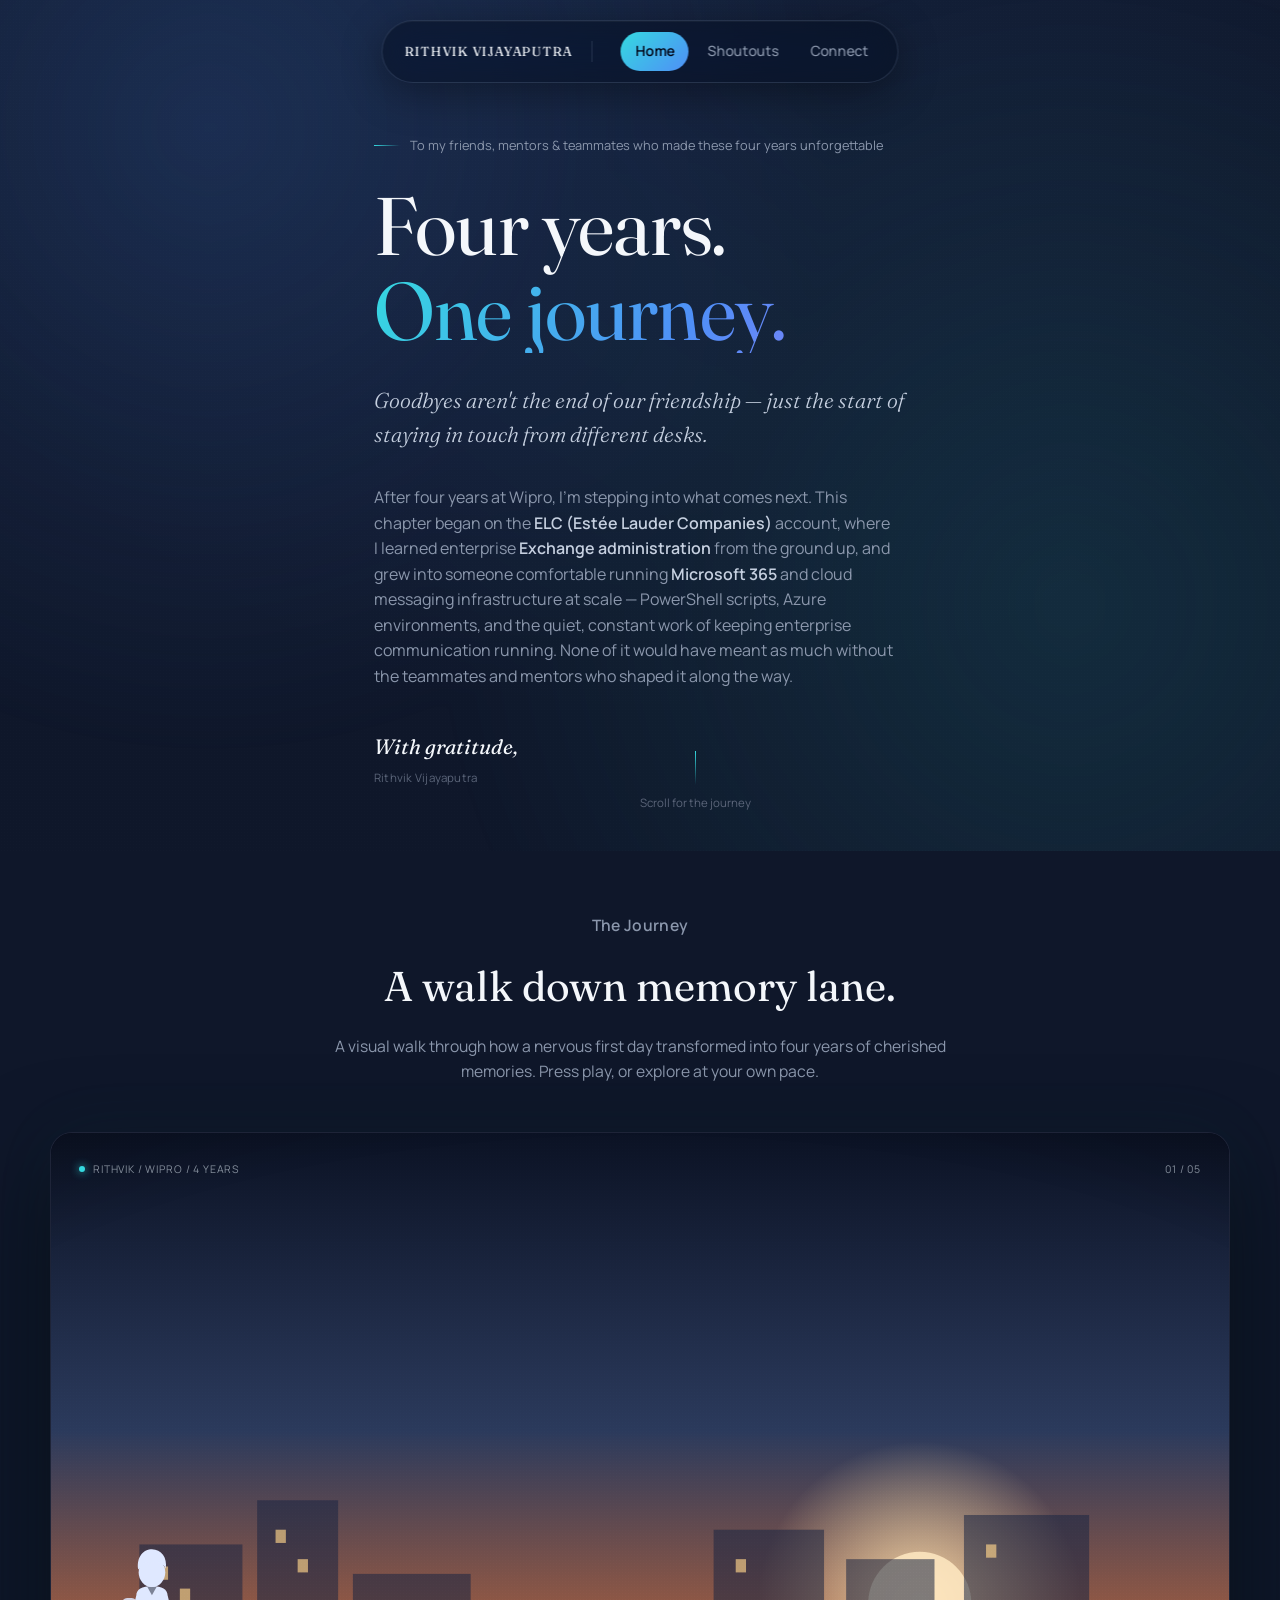
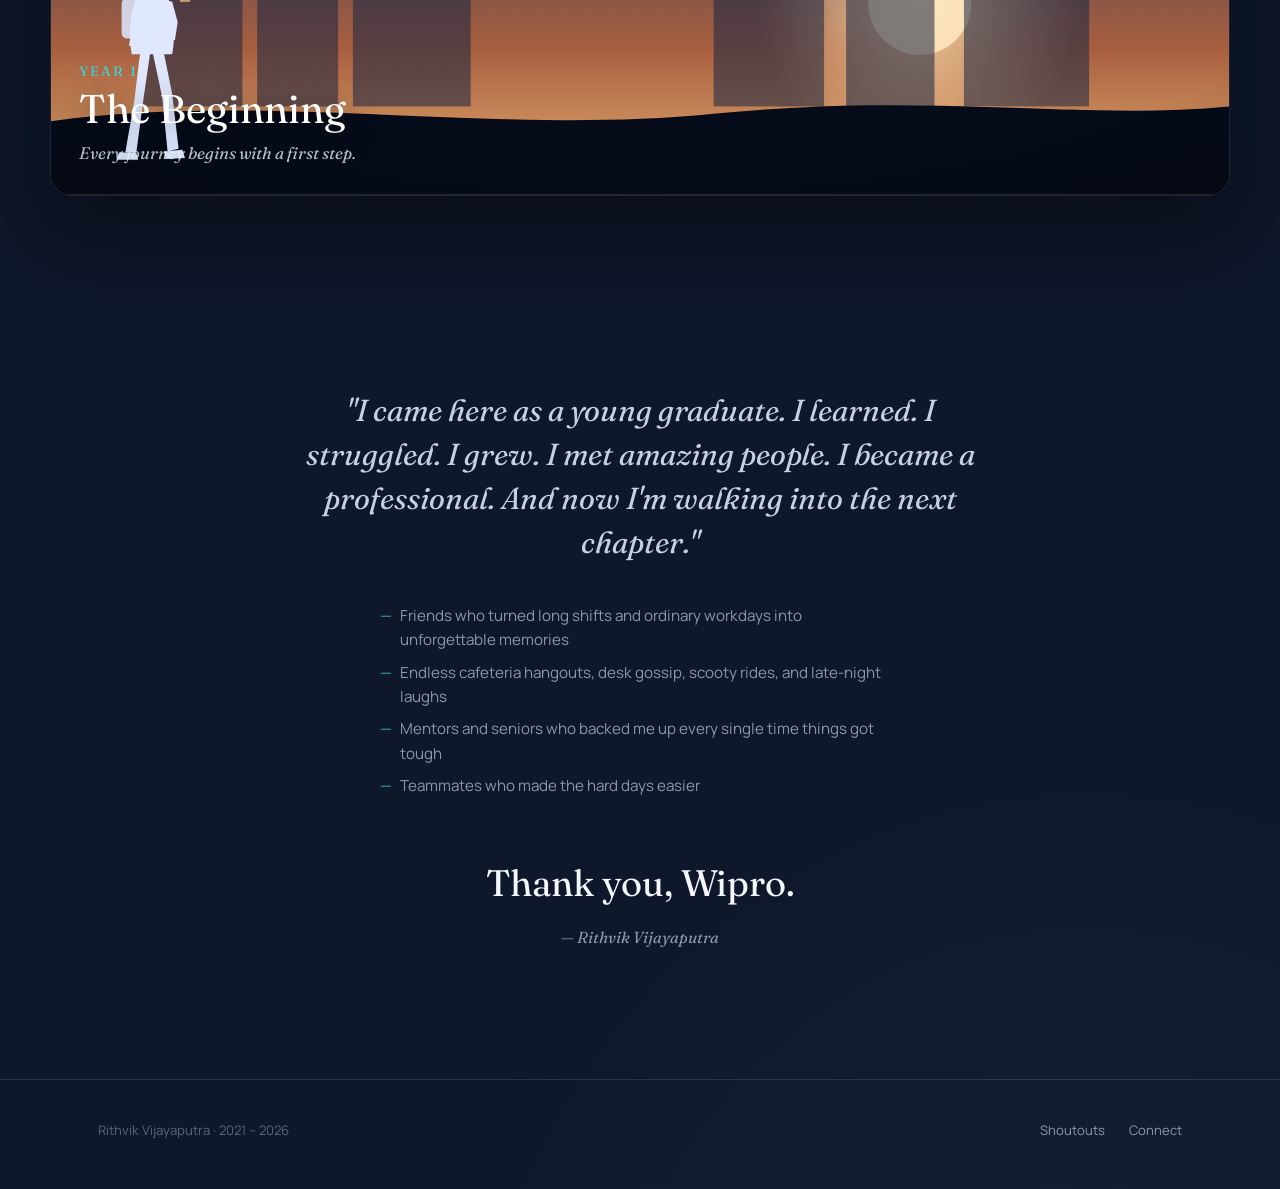
<file: index.html>
<!DOCTYPE html>
<html lang="en">
<head>
<meta charset="UTF-8">
<meta name="viewport" content="width=device-width, initial-scale=1.0">
<title>Four Years, One Journey — Rithvik Vijayaputra</title>
<meta name="description" content="A farewell celebrating four years at Wipro — honoring the teammates, mentors, and friends who made this journey unforgettable.">
<meta property="og:title" content="Four Years, One Journey — Rithvik Vijayaputra">
<meta property="og:description" content="A farewell celebrating four years at Wipro — honoring the teammates, mentors, and friends who made this journey unforgettable.">
<meta property="og:type" content="website">
<link rel="stylesheet" href="assets/styles.css">
</head>
<body>
<a href="#main" class="skip-link">Skip to content</a>

<!-- Reusable character symbols, referenced by <use> across every scene -->
<svg width="0" height="0" style="position:absolute" aria-hidden="true">
  <defs>
    <symbol id="figure-year1" viewBox="0 0 240 480">
      <rect x="56" y="116" width="34" height="88" rx="12" fill="currentColor" opacity="0.85"/>
      <path d="M96,236 L118,236 L104,332 L84,336 Z M84,336 L104,332 L88,452 L64,452 Z" fill="currentColor"/>
      <path d="M50,452 L88,452 L92,468 L46,468 Z" fill="currentColor"/>
      <path d="M92,122 L108,120 L94,180 L78,182 Z M78,182 L94,180 L86,222 L72,220 Z" fill="currentColor"/>
      <path d="M88,110 C88,98 100,90 122,90 C144,90 156,98 156,110 L166,150 C170,175 172,205 166,238 L78,238 C72,205 74,175 78,150 Z" fill="currentColor"/>
      <path d="M112,92 L122,110 L132,92 Z" fill="var(--bg-deep)" opacity="0.45"/>
      <path d="M124,236 L148,236 L166,324 L144,330 Z M144,330 L166,324 L180,444 L156,450 Z" fill="currentColor"/>
      <path d="M148,450 L188,446 L194,464 L152,466 Z" fill="currentColor"/>
      <path d="M150,120 L166,124 L178,168 L162,172 Z M162,172 L178,168 L172,208 L158,206 Z" fill="currentColor"/>
      <ellipse cx="122" cy="60" rx="29" ry="32" fill="currentColor"/>
      <path d="M92,54 C88,26 104,10 122,10 C142,10 156,28 152,52 C148,40 140,46 138,36 C132,46 122,32 116,42 C110,32 100,42 96,50 Z" fill="currentColor"/>
    </symbol>

    <symbol id="figure-standard" viewBox="0 0 240 480">
      <path d="M96,236 L118,236 L104,332 L84,336 Z M84,336 L104,332 L88,452 L64,452 Z" fill="currentColor"/>
      <path d="M50,452 L88,452 L92,468 L46,468 Z" fill="currentColor"/>
      <path d="M92,120 L110,118 L92,178 L76,180 Z M76,180 L92,178 L84,222 L70,220 Z" fill="currentColor"/>
      <path d="M88,108 C88,96 100,88 122,88 C144,88 156,96 156,108 L166,150 C170,175 172,205 166,238 L78,238 C72,205 74,175 78,150 Z" fill="currentColor"/>
      <path d="M112,90 L122,108 L132,90 Z" fill="var(--bg-deep)" opacity="0.45"/>
      <path d="M124,236 L148,236 L168,326 L146,332 Z M146,332 L168,326 L184,446 L158,452 Z" fill="currentColor"/>
      <path d="M150,452 L192,448 L198,466 L154,468 Z" fill="currentColor"/>
      <path d="M150,118 L168,122 L182,172 L164,176 Z M164,176 L182,172 L176,214 L160,212 Z" fill="currentColor"/>
      <ellipse cx="122" cy="58" rx="29" ry="32" fill="currentColor"/>
      <path d="M92,52 C88,24 104,8 122,8 C142,8 156,26 152,50 C148,38 140,44 138,34 C132,44 122,30 116,40 C110,30 100,40 96,48 Z" fill="currentColor"/>
    </symbol>

    <symbol id="figure-year5" viewBox="0 0 240 480">
      <path d="M96,236 L118,236 L106,330 L86,334 Z M86,334 L106,330 L92,450 L68,450 Z" fill="currentColor"/>
      <path d="M54,450 L92,450 L96,466 L50,466 Z" fill="currentColor"/>
      <path d="M92,118 L110,116 L100,164 L84,166 Z M84,166 L100,164 L96,204 L80,202 Z" fill="currentColor"/>
      <rect x="150" y="192" width="36" height="26" rx="3" fill="var(--bg-deep)" stroke="currentColor" stroke-width="2.5"/>
      <path d="M90,106 C90,94 102,86 123,86 C145,86 157,94 157,106 L167,148 C171,173 173,203 167,236 L80,236 C74,203 76,173 80,148 Z" fill="currentColor"/>
      <path d="M113,88 L123,106 L133,88 Z" fill="var(--bg-deep)" opacity="0.45"/>
      <path d="M126,234 L150,234 L166,318 L144,324 Z M144,324 L166,318 L178,440 L154,446 Z" fill="currentColor"/>
      <path d="M148,446 L188,442 L194,460 L152,462 Z" fill="currentColor"/>
      <path d="M152,116 L170,120 L180,164 L163,168 Z M163,168 L180,164 L168,206 L152,204 Z" fill="currentColor"/>
      <ellipse cx="123" cy="56" rx="29" ry="32" fill="currentColor"/>
      <path d="M93,50 C89,22 105,6 123,6 C143,6 157,24 153,48 C149,36 141,42 139,32 C133,42 123,28 117,38 C111,28 101,38 97,46 Z" fill="currentColor"/>
    </symbol>

    <symbol id="figure-mini" viewBox="0 0 120 220">
      <path d="M22,66 C22,50 36,40 60,40 C84,40 98,50 98,66 L104,120 C106,150 104,180 98,214 L22,214 C16,180 14,150 16,120 Z" fill="currentColor"/>
      <ellipse cx="60" cy="26" rx="20" ry="22" fill="currentColor"/>
    </symbol>
  </defs>
</svg>

<nav class="site-nav" aria-label="Primary">
  <span class="site-nav__name">RITHVIK VIJAYAPUTRA</span>
  <ul class="site-nav__links">
    <li><a href="index.html" aria-current="page">Home</a></li>
    <li><a href="shoutouts.html">Shoutouts</a></li>
    <li><a href="connect.html">Connect</a></li>
  </ul>
</nav>

<main id="main">

  <!-- ============================== HERO ============================== -->
  <section class="hero">
    <div class="hero__glow" aria-hidden="true"></div>
    <div class="hero__grain" aria-hidden="true"></div>
    <div class="wrap">
      <div class="hero__content">
        <p class="hero__eyebrow">To my friends, mentors &amp; teammates who made these four years unforgettable</p>
        <h1 class="hero__headline">
          <span>Four years.</span>
          <span>One journey.</span>
        </h1>
        <p class="hero__subline">Goodbyes aren't the end of our friendship — just the start of staying in touch from different desks.</p>
        <p class="hero__body">
          After four years at Wipro, I'm stepping into what comes next. This chapter began on the
          <strong>ELC (Estée Lauder Companies)</strong> account, where I learned enterprise
          <strong>Exchange administration</strong> from the ground up, and grew into someone comfortable
          running <strong>Microsoft&nbsp;365</strong> and cloud messaging infrastructure at scale — PowerShell
          scripts, Azure environments, and the quiet, constant work of keeping enterprise communication running.
          None of it would have meant as much without the teammates and mentors who shaped it along the way.
        </p>
        <p class="hero__signature">
          With gratitude,
          <small>Rithvik Vijayaputra</small>
        </p>
      </div>
    </div>
    <div class="hero__scroll-cue" aria-hidden="true">
      <span></span>
      Scroll for the journey
    </div>
  </section>

  <!-- =========================== CINEMATIC STAGE =========================== -->
  <section class="cinema" aria-labelledby="cinema-heading">
    <div class="wrap">
      <div class="cinema__intro">
        <p class="section-label">The Journey</p>
        <h2 id="cinema-heading">A walk down memory lane.</h2>
        <p>A visual walk through how a nervous first day transformed into four years of cherished memories. Press play, or explore at your own pace.</p>
      </div>
    </div>

    <div class="stage" data-cinematic-stage role="region" aria-roledescription="carousel" aria-label="Cinematic journey through four years at Wipro">

      <!-- ---------- SHOT 01 — THE BEGINNING ---------- -->
      <article class="stage__scene scene-1 is-active" aria-roledescription="slide" aria-label="Year 1 of 4: The Beginning" data-year="Year 1" data-title="The Beginning" data-caption="Every journey begins with a first step.">
        <div class="scene-art">
          <svg viewBox="0 0 1600 900" preserveAspectRatio="xMidYMax slice" aria-hidden="true">
            <defs>
              <linearGradient id="sky-1" x1="0" y1="0" x2="0" y2="1">
                <stop offset="0%" stop-color="#0b1224"/>
                <stop offset="45%" stop-color="#2b3a5c"/>
                <stop offset="78%" stop-color="#a85f3f"/>
                <stop offset="100%" stop-color="#e8b374"/>
              </linearGradient>
              <radialGradient id="sun-1" cx="50%" cy="50%" r="50%">
                <stop offset="0%" stop-color="#ffe3b0" stop-opacity="0.9"/>
                <stop offset="100%" stop-color="#ffe3b0" stop-opacity="0"/>
              </radialGradient>
            </defs>
            <rect width="1600" height="900" fill="url(#sky-1)"/>
            <circle class="parallax-slow" cx="1180" cy="640" r="220" fill="url(#sun-1)"/>
            <circle cx="1180" cy="640" r="70" fill="#ffe9c2" opacity="0.85"/>
            <!-- distant campus silhouette -->
            <g class="parallax-back" opacity="0.55" fill="#1a2542">
              <rect x="120" y="560" width="140" height="220"/>
              <rect x="280" y="500" width="110" height="280"/>
              <rect x="410" y="600" width="160" height="180"/>
              <rect x="900" y="540" width="150" height="240"/>
              <rect x="1080" y="580" width="120" height="200"/>
              <rect x="1240" y="520" width="170" height="260"/>
            </g>
            <g class="win-glow" fill="#ffd58a" opacity="0.65">
              <rect x="145" y="590" width="14" height="18"/>
              <rect x="175" y="620" width="14" height="18"/>
              <rect x="305" y="540" width="14" height="18"/>
              <rect x="335" y="580" width="14" height="18"/>
              <rect x="930" y="580" width="14" height="18"/>
              <rect x="1270" y="560" width="14" height="18"/>
            </g>
            <!-- foreground ground -->
            <path class="parallax-front" d="M0,800 C300,760 600,820 900,790 C1200,760 1400,800 1600,780 L1600,900 L0,900 Z" fill="#050b18"/>
          </svg>
        </div>
        <div class="particle-field" data-count="10" aria-hidden="true"></div>
        <div class="fig-wrap fig-1" style="color:#dfe8ff" aria-hidden="true">
          <svg viewBox="0 0 1600 900" preserveAspectRatio="xMidYMax meet" class="fig-svg">
            <use href="#figure-year1" x="60" y="560" width="150" height="300"/>
          </svg>
        </div>
        <div class="stage__vignette" aria-hidden="true"></div>
        <div class="stage__grain" aria-hidden="true"></div>
      </article>

      <!-- ---------- SHOT 02 — THE GROWTH ---------- -->
      <article class="stage__scene scene-2" aria-roledescription="slide" aria-label="Year 2 of 4: The Growth" data-year="Year 2" data-title="The Growth" data-caption="Learning something new every day.">
        <div class="scene-art">
          <svg viewBox="0 0 1600 900" preserveAspectRatio="xMidYMax slice" aria-hidden="true">
            <defs>
              <linearGradient id="sky-2" x1="0" y1="0" x2="0" y2="1">
                <stop offset="0%" stop-color="#040a18"/>
                <stop offset="60%" stop-color="#0d2440"/>
                <stop offset="100%" stop-color="#123255"/>
              </linearGradient>
              <linearGradient id="panel-2" x1="0" y1="0" x2="1" y2="1">
                <stop offset="0%" stop-color="#35d9e0" stop-opacity="0.18"/>
                <stop offset="100%" stop-color="#4f8ff7" stop-opacity="0.06"/>
              </linearGradient>
            </defs>
            <rect width="1600" height="900" fill="url(#sky-2)"/>
            <g class="parallax-back" stroke="#35d9e0" stroke-width="1.4" opacity="0.4" fill="none">
              <line x1="180" y1="220" x2="360" y2="160"/>
              <line x1="360" y1="160" x2="520" y2="240"/>
              <line x1="180" y1="220" x2="120" y2="360"/>
              <line x1="520" y1="240" x2="620" y2="150"/>
            </g>
            <g class="parallax-back" fill="#35d9e0" opacity="0.75">
              <circle cx="180" cy="220" r="6"/>
              <circle cx="360" cy="160" r="5"/>
              <circle cx="520" cy="240" r="6"/>
              <circle cx="120" cy="360" r="4"/>
              <circle cx="620" cy="150" r="5"/>
            </g>
            <!-- floating UI panels -->
            <g class="parallax-mid">
              <rect x="1120" y="140" width="300" height="190" rx="14" fill="url(#panel-2)" stroke="#35d9e0" stroke-opacity="0.35"/>
              <rect x="1150" y="172" width="180" height="10" rx="5" fill="#35d9e0" opacity="0.55"/>
              <rect x="1150" y="196" width="230" height="8" rx="4" fill="#8fb6ff" opacity="0.35"/>
              <rect x="1150" y="216" width="140" height="8" rx="4" fill="#8fb6ff" opacity="0.35"/>
              <rect x="1150" y="248" width="60" height="46" rx="6" fill="#0b1224" stroke="#35d9e0" stroke-opacity="0.4"/>
              <rect x="1222" y="248" width="60" height="46" rx="6" fill="#0b1224" stroke="#4f8ff7" stroke-opacity="0.4"/>
              <rect x="1294" y="248" width="60" height="46" rx="6" fill="#0b1224" stroke="#8b7cf6" stroke-opacity="0.4"/>
            </g>
            <g class="parallax-mid-rev">
              <rect x="1080" y="360" width="260" height="120" rx="12" fill="#0b1224" stroke="#35d9e0" stroke-opacity="0.35"/>
              <text x="1102" y="392" font-family="monospace" font-size="14" fill="#35d9e0" opacity="0.8">PS C:\&gt; Connect-Cloud</text>
              <text x="1102" y="414" font-family="monospace" font-size="14" fill="#8fb6ff" opacity="0.6">Applying policy... done</text>
              <rect x="1102" y="430" width="8" height="16" fill="#35d9e0" class="cursor-blink"/>
            </g>
            <path class="parallax-front" d="M0,800 C320,770 640,830 960,800 C1220,775 1420,810 1600,790 L1600,900 L0,900 Z" fill="#050b18"/>
          </svg>
        </div>
        <div class="particle-field" data-count="12" aria-hidden="true"></div>
        <div class="fig-wrap fig-2" style="color:#e7f0ff" aria-hidden="true">
          <svg viewBox="0 0 1600 900" preserveAspectRatio="xMidYMax meet" class="fig-svg">
            <use href="#figure-standard" x="360" y="540" width="170" height="330"/>
          </svg>
        </div>
        <div class="stage__vignette" aria-hidden="true"></div>
        <div class="stage__grain" aria-hidden="true"></div>
      </article>

      <!-- ---------- SHOT 03 — THE IMPACT ---------- -->
      <article class="stage__scene scene-3" aria-roledescription="slide" aria-label="Year 3 of 4: The Impact" data-year="Year 3" data-title="The Impact" data-caption="From learning the systems to becoming part of what keeps them running.">
        <div class="scene-art">
          <svg viewBox="0 0 1600 900" preserveAspectRatio="xMidYMax slice" aria-hidden="true">
            <defs>
              <linearGradient id="sky-3" x1="0" y1="0" x2="0" y2="1">
                <stop offset="0%" stop-color="#020617"/>
                <stop offset="100%" stop-color="#0a1c33"/>
              </linearGradient>
            </defs>
            <rect width="1600" height="900" fill="url(#sky-3)"/>
            <g class="parallax-back" opacity="0.5" fill="#0e1e38">
              <rect x="60" y="500" width="90" height="300"/>
              <rect x="180" y="440" width="110" height="360"/>
              <rect x="1360" y="460" width="120" height="340"/>
              <rect x="1470" y="510" width="100" height="290"/>
            </g>
            <g class="parallax-mid">
              <rect x="500" y="330" width="200" height="130" rx="8" fill="#0b1224" stroke="#4f8ff7" stroke-opacity="0.55"/>
              <rect x="520" y="352" width="160" height="6" rx="3" fill="#4f8ff7" opacity="0.7" class="scan-line"/>
              <rect x="520" y="368" width="120" height="6" rx="3" fill="#35d9e0" opacity="0.5"/>
              <rect x="520" y="384" width="140" height="6" rx="3" fill="#35d9e0" opacity="0.4"/>
              <rect x="900" y="330" width="200" height="130" rx="8" fill="#0b1224" stroke="#35d9e0" stroke-opacity="0.55"/>
              <rect x="920" y="352" width="150" height="6" rx="3" fill="#35d9e0" opacity="0.6" class="scan-line"/>
              <rect x="920" y="368" width="110" height="6" rx="3" fill="#4f8ff7" opacity="0.5"/>
              <rect x="920" y="384" width="130" height="6" rx="3" fill="#4f8ff7" opacity="0.4"/>
              <rect x="700" y="470" width="200" height="120" rx="8" fill="#0b1224" stroke="#8b7cf6" stroke-opacity="0.5"/>
              <rect x="720" y="492" width="150" height="6" rx="3" fill="#8b7cf6" opacity="0.6" class="scan-line"/>
              <rect x="720" y="508" width="110" height="6" rx="3" fill="#35d9e0" opacity="0.5"/>
            </g>
            <path class="parallax-front" d="M0,800 C320,780 640,820 960,800 C1220,785 1420,805 1600,795 L1600,900 L0,900 Z" fill="#020617"/>
          </svg>
        </div>
        <div class="particle-field" data-count="10" aria-hidden="true"></div>
        <div class="fig-wrap fig-3" style="color:#eef4ff" aria-hidden="true">
          <svg viewBox="0 0 1600 900" preserveAspectRatio="xMidYMax meet" class="fig-svg">
            <use href="#figure-standard" x="740" y="530" width="170" height="330"/>
          </svg>
        </div>
        <div class="stage__vignette" aria-hidden="true"></div>
        <div class="stage__grain" aria-hidden="true"></div>
      </article>

      <!-- ---------- SHOT 04 — THE PEOPLE ---------- -->
      <article class="stage__scene scene-4" aria-roledescription="slide" aria-label="Year 4 of 4: The Memories" data-year="Year 4" data-title="The Memories" data-caption="Some colleagues become friends. Some moments become memories.">
        <div class="scene-art">
          <svg viewBox="0 0 1600 900" preserveAspectRatio="xMidYMax slice" aria-hidden="true">
            <defs>
              <radialGradient id="sky-4" cx="50%" cy="35%" r="75%">
                <stop offset="0%" stop-color="#3a2c22"/>
                <stop offset="55%" stop-color="#16233c"/>
                <stop offset="100%" stop-color="#050b18"/>
              </radialGradient>
              <radialGradient id="warmglow-4" cx="50%" cy="50%" r="50%">
                <stop offset="0%" stop-color="#e8b374" stop-opacity="0.5"/>
                <stop offset="100%" stop-color="#e8b374" stop-opacity="0"/>
              </radialGradient>
            </defs>
            <rect width="1600" height="900" fill="url(#sky-4)"/>
            <ellipse class="parallax-slow" cx="800" cy="480" rx="420" ry="260" fill="url(#warmglow-4)"/>
            <g class="parallax-back" opacity="0.4" fill="#101b30">
              <rect x="100" y="560" width="1400" height="240"/>
            </g>
            <g class="win-glow" fill="#ffd58a" opacity="0.5">
              <rect x="200" y="600" width="18" height="24"/>
              <rect x="260" y="640" width="18" height="24"/>
              <rect x="1360" y="610" width="18" height="24"/>
              <rect x="1300" y="650" width="18" height="24"/>
            </g>
            <path class="parallax-front" d="M0,800 C320,775 640,815 960,795 C1220,780 1420,800 1600,790 L1600,900 L0,900 Z" fill="#050b18"/>
          </svg>
        </div>
        <div class="particle-field" data-count="10" aria-hidden="true"></div>
        <div class="fig-wrap fig-4-a" style="color:#7a91b8" aria-hidden="true">
          <svg viewBox="0 0 1600 900" preserveAspectRatio="xMidYMax meet" class="fig-svg"><use href="#figure-mini" x="480" y="590" width="90" height="180"/></svg>
        </div>
        <div class="fig-wrap fig-4-b" style="color:#8f9fc4" aria-hidden="true">
          <svg viewBox="0 0 1600 900" preserveAspectRatio="xMidYMax meet" class="fig-svg"><use href="#figure-mini" x="980" y="580" width="95" height="190"/></svg>
        </div>
        <div class="fig-wrap fig-4-c" style="color:#6d84ac" aria-hidden="true">
          <svg viewBox="0 0 1600 900" preserveAspectRatio="xMidYMax meet" class="fig-svg"><use href="#figure-mini" x="1080" y="600" width="80" height="160"/></svg>
        </div>
        <div class="fig-wrap fig-4-main" style="color:#ffe9d2" aria-hidden="true">
          <svg viewBox="0 0 1600 900" preserveAspectRatio="xMidYMax meet" class="fig-svg">
            <use href="#figure-standard" x="700" y="520" width="180" height="340"/>
          </svg>
        </div>
        <div class="stage__vignette" aria-hidden="true"></div>
        <div class="stage__grain" aria-hidden="true"></div>
      </article>

      <!-- ---------- SHOT 05 — THE EXIT / NEXT CHAPTER ---------- -->
      <article class="stage__scene scene-5" aria-roledescription="slide" aria-label="The Next Chapter" data-year="The Next Chapter" data-title="Onward, With Gratitude" data-caption="Grateful for where I started. Excited for where I'm going.">
        <div class="scene-art">
          <svg viewBox="0 0 1600 900" preserveAspectRatio="xMidYMax slice" aria-hidden="true">
            <defs>
              <linearGradient id="sky-5" x1="0" y1="0" x2="0" y2="1">
                <stop offset="0%" stop-color="#020617"/>
                <stop offset="55%" stop-color="#0b2c4a"/>
                <stop offset="100%" stop-color="#1c5b73"/>
              </linearGradient>
            </defs>
            <rect width="1600" height="900" fill="url(#sky-5)"/>
            <g class="parallax-back" opacity="0.55" fill="#0c1b30">
              <rect x="200" y="480" width="100" height="320"/>
              <rect x="330" y="420" width="130" height="380"/>
              <rect x="1180" y="440" width="140" height="360"/>
              <rect x="1340" y="500" width="110" height="300"/>
            </g>
            <g class="win-glow" fill="#9fe8ee" opacity="0.55">
              <rect x="220" y="510" width="12" height="16"/>
              <rect x="250" y="550" width="12" height="16"/>
              <rect x="355" y="460" width="12" height="16"/>
              <rect x="390" y="500" width="12" height="16"/>
              <rect x="1200" y="470" width="12" height="16"/>
              <rect x="1360" y="530" width="12" height="16"/>
            </g>
            <path class="parallax-front" d="M0,800 C320,775 640,815 960,795 C1220,780 1420,800 1600,790 L1600,900 L0,900 Z" fill="#020617"/>
          </svg>
        </div>
        <div class="particle-field" data-count="12" aria-hidden="true"></div>
        <div class="fig-wrap fig-5" style="color:#eafcff" aria-hidden="true">
          <svg viewBox="0 0 1600 900" preserveAspectRatio="xMidYMax meet" class="fig-svg">
            <use href="#figure-year5" x="260" y="540" width="170" height="330"/>
          </svg>
        </div>
        <div class="scene-5__finale" aria-hidden="true">
          <p class="scene-5__ellipsis">THE JOURNEY CONTINUES&hellip;</p>
          <p class="scene-5__thanks">Thank you, Wipro.</p>
          <p class="scene-5__sig">— Rithvik Vijayaputra</p>
        </div>
        <div class="stage__vignette" aria-hidden="true"></div>
        <div class="stage__grain" aria-hidden="true"></div>
      </article>

      <!-- ---------- shared UI chrome ---------- -->
      <div class="stage__ui">
        <div class="stage__ui-top">
          <span class="stage__ui-tag">RITHVIK / WIPRO / 4 YEARS</span>
          <span class="stage__ui-frame" data-frame-counter>01 / 05</span>
        </div>
        <div style="display:flex; justify-content:space-between; align-items:flex-end; gap:1rem; flex-wrap:wrap;">
          <div class="stage__caption-block">
            <p class="stage__year">Year 1</p>
            <h3 class="stage__title">The Beginning</h3>
            <p class="stage__caption">Every journey begins with a first step.</p>
          </div>
          <div class="stage__timeline" role="tablist" aria-label="Journey chapters">
            <button class="stage__dot-btn" role="tab" aria-current="true"><span class="stage__timeline-track"><i></i></span><span class="visually-hidden">Year 1: The Beginning</span></button>
            <button class="stage__dot-btn" role="tab"><span class="stage__timeline-track"><i></i></span><span class="visually-hidden">Year 2: The Growth</span></button>
            <button class="stage__dot-btn" role="tab"><span class="stage__timeline-track"><i></i></span><span class="visually-hidden">Year 3: The Impact</span></button>
            <button class="stage__dot-btn" role="tab"><span class="stage__timeline-track"><i></i></span><span class="visually-hidden">Year 4: The Memories</span></button>
            <button class="stage__dot-btn" role="tab"><span class="stage__timeline-track"><i></i></span><span class="visually-hidden">The Next Chapter</span></button>
          </div>
        </div>
      </div>

      <button class="stage__nav-arrow stage__nav-arrow--prev" aria-label="Previous chapter">
        <svg width="16" height="16" viewBox="0 0 16 16" fill="none"><path d="M10 3L5 8l5 5" stroke="currentColor" stroke-width="1.6" stroke-linecap="round" stroke-linejoin="round"/></svg>
      </button>
      <button class="stage__nav-arrow stage__nav-arrow--next" aria-label="Next chapter">
        <svg width="16" height="16" viewBox="0 0 16 16" fill="none"><path d="M6 3l5 5-5 5" stroke="currentColor" stroke-width="1.6" stroke-linecap="round" stroke-linejoin="round"/></svg>
      </button>
    </div>
  </section>

  <!-- ============================== CLOSING ============================== -->
  <section class="closing">
    <div class="wrap">
      <p class="closing__mark">"I came here as a young graduate. I learned. I struggled. I grew. I met amazing people. I became a professional. And now I'm walking into the next chapter."</p>
      <div class="closing__lines">
        <p>Friends who turned long shifts and ordinary workdays into unforgettable memories</p>
        <p>Endless cafeteria hangouts, desk gossip, scooty rides, and late-night laughs</p>
        <p>Mentors and seniors who backed me up every single time things got tough</p>
        <p>Teammates who made the hard days easier</p>
      </div>
      <p class="closing__thanks">Thank you, Wipro.</p>
      <p class="closing__sig">— Rithvik Vijayaputra</p>
    </div>
  </section>

</main>

<footer class="site-footer">
  <div class="wrap" style="display:flex; flex-wrap:wrap; gap:1rem; justify-content:space-between; align-items:center; width:100%;">
    <span>Rithvik Vijayaputra · 2021 – 2026</span>
    <div class="site-footer__links">
      <a href="shoutouts.html">Shoutouts</a>
      <a href="connect.html">Connect</a>
    </div>
  </div>
</footer>

<script src="assets/script.js"></script>
</body>
</html>
</file>
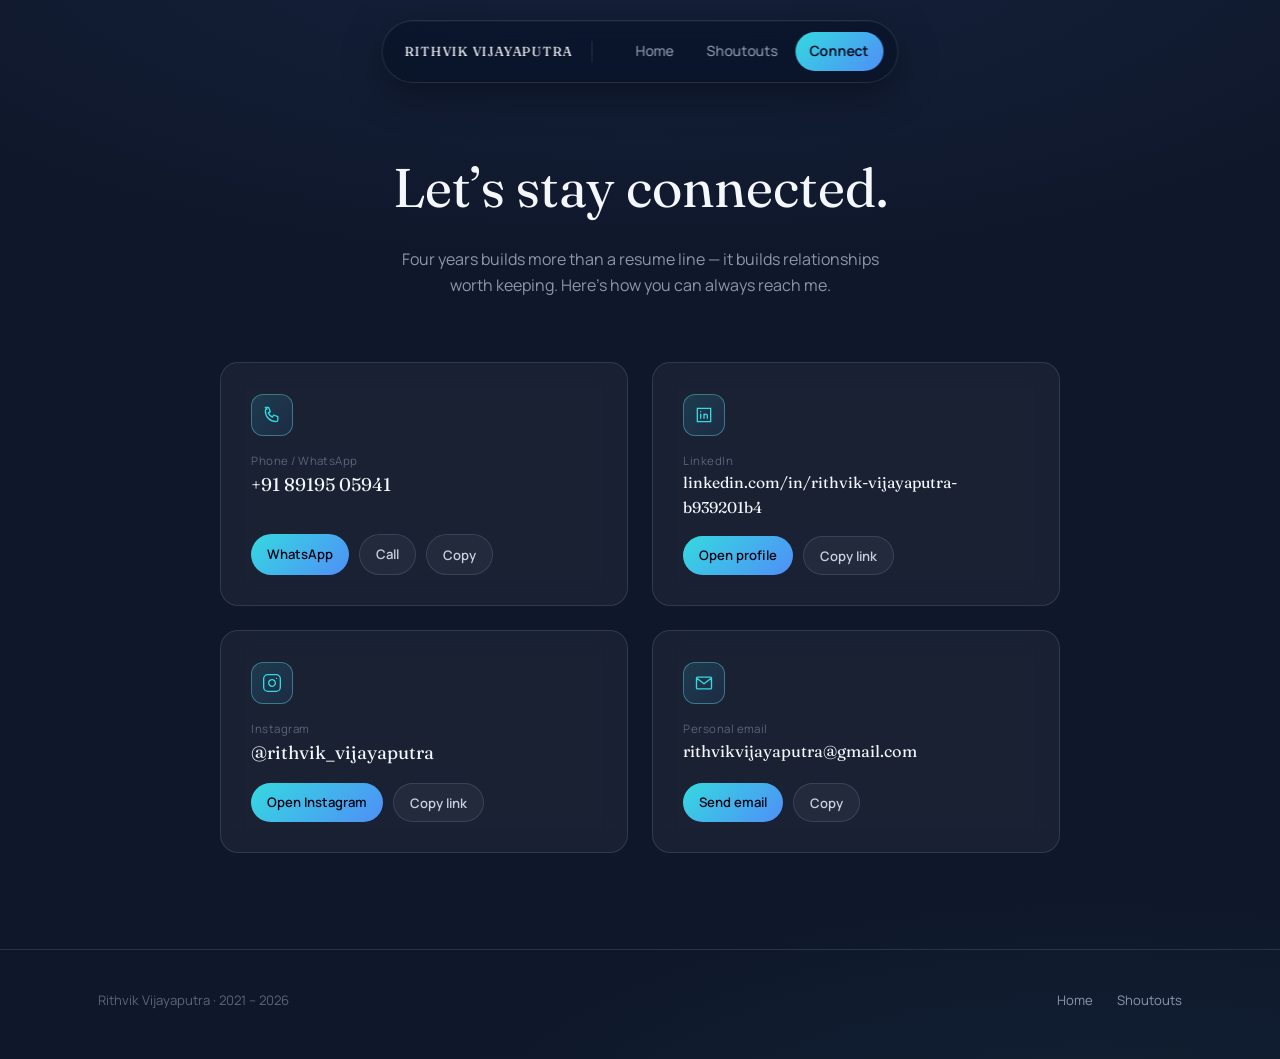
<file: connect.html>
<!DOCTYPE html>
<html lang="en">
<head>
<meta charset="UTF-8">
<meta name="viewport" content="width=device-width, initial-scale=1.0">
<title>Connect — Rithvik Vijayaputra</title>
<meta name="description" content="Let's stay connected — reach Rithvik Vijayaputra by phone, WhatsApp, LinkedIn, email, or Instagram.">
<meta property="og:title" content="Connect — Rithvik Vijayaputra">
<meta property="og:description" content="Let's stay connected — reach Rithvik Vijayaputra by phone, WhatsApp, LinkedIn, email, or Instagram.">
<meta property="og:type" content="website">
<link rel="stylesheet" href="assets/styles.css">
<style>
  .connect-grid {
    display: grid !important;
    grid-template-columns: repeat(2, minmax(0, 1fr)) !important;
    gap: 1.5rem !important;
    max-width: 840px !important;
    margin: 0 auto !important;
  }
  @media (max-width: 680px) {
    .connect-grid {
      grid-template-columns: 1fr !important;
    }
  }
</style>
</head>
<body>
<a href="#main" class="skip-link">Skip to content</a>

<nav class="site-nav" aria-label="Primary">
  <span class="site-nav__name">RITHVIK VIJAYAPUTRA</span>
  <ul class="site-nav__links">
    <li><a href="index.html">Home</a></li>
    <li><a href="shoutouts.html">Shoutouts</a></li>
    <li><a href="connect.html" aria-current="page">Connect</a></li>
  </ul>
</nav>

<main id="main">
  <header class="page-header">
    <div class="wrap">
      <h1>Let’s stay connected.</h1>
      <p>Four years builds more than a resume line — it builds relationships worth keeping. Here's how you can always reach me.</p>
    </div>
  </header>

  <section class="wrap">
    <div class="connect-grid">

      <!-- Phone / WhatsApp -->
      <div class="connect-card glass-panel">
        <span class="connect-card__icon" aria-hidden="true">
          <svg width="20" height="20" viewBox="0 0 24 24" fill="none"><path d="M4 3h4l2 5-2.5 1.5a11 11 0 005 5L14 12l5 2v4a2 2 0 01-2 2C9.6 20 4 14.4 4 7a2 2 0 012-2z" stroke="currentColor" stroke-width="1.6" stroke-linecap="round" stroke-linejoin="round"/></svg>
        </span>
        <div>
          <p class="connect-card__label">Phone / WhatsApp</p>
          <p class="connect-card__value">+91 89195 05941</p>
        </div>
        <div class="connect-card__actions">
          <a class="btn btn--primary" href="https://wa.me/918919505941" target="_blank" rel="noopener">WhatsApp</a>
          <a class="btn btn--ghost" href="tel:+918919505941">Call</a>
          <button class="btn btn--ghost" data-copy-value="+91-8919505941">Copy</button>
        </div>
      </div>

      <!-- LinkedIn -->
      <div class="connect-card glass-panel">
        <span class="connect-card__icon" aria-hidden="true">
          <svg width="20" height="20" viewBox="0 0 24 24" fill="none"><path d="M4 4h16v16H4V4z" stroke="currentColor" stroke-width="1.6"/><path d="M8 11v5M8 8v.01M12 16v-5M12 16v-3a2 2 0 014 0v3" stroke="currentColor" stroke-width="1.6" stroke-linecap="round"/></svg>
        </span>
        <div>
          <p class="connect-card__label">LinkedIn</p>
          <p class="connect-card__value" style="font-size: 0.98rem;">linkedin.com/in/rithvik-vijayaputra-b939201b4</p>
        </div>
        <div class="connect-card__actions">
          <a class="btn btn--primary" href="https://www.linkedin.com/in/rithvik-vijayaputra-b939201b4" target="_blank" rel="noopener noreferrer">Open profile</a>
          <button class="btn btn--ghost" data-copy-value="https://www.linkedin.com/in/rithvik-vijayaputra-b939201b4">Copy link</button>
        </div>
      </div>

      <!-- Instagram -->
      <div class="connect-card glass-panel">
        <span class="connect-card__icon" aria-hidden="true">
          <svg width="20" height="20" viewBox="0 0 24 24" fill="none" stroke="currentColor" stroke-width="1.6" stroke-linecap="round" stroke-linejoin="round">
            <rect x="2" y="2" width="20" height="20" rx="5" ry="5"></rect>
            <path d="M16 11.37A4 4 0 1 1 12.63 8 4 4 0 0 1 16 11.37z"></path>
            <line x1="17.5" y1="6.5" x2="17.51" y2="6.5"></line>
          </svg>
        </span>
        <div>
          <p class="connect-card__label">Instagram</p>
          <p class="connect-card__value">@rithvik_vijayaputra</p>
        </div>
        <div class="connect-card__actions">
          <a class="btn btn--primary" href="https://www.instagram.com/rithvik_vijayaputra" target="_blank" rel="noopener noreferrer">Open Instagram</a>
          <button class="btn btn--ghost" data-copy-value="https://www.instagram.com/rithvik_vijayaputra">Copy link</button>
        </div>
      </div>

      <!-- Personal Email -->
      <div class="connect-card glass-panel">
        <span class="connect-card__icon" aria-hidden="true">
          <svg width="20" height="20" viewBox="0 0 24 24" fill="none"><path d="M3 6l9 7 9-7M4 5h16a1 1 0 011 1v12a1 1 0 01-1 1H4a1 1 0 01-1-1V6a1 1 0 011-1z" stroke="currentColor" stroke-width="1.6" stroke-linecap="round" stroke-linejoin="round"/></svg>
        </span>
        <div>
          <p class="connect-card__label">Personal email</p>
          <p class="connect-card__value" style="font-size: 1.02rem;">rithvikvijayaputra@gmail.com</p>
        </div>
        <div class="connect-card__actions">
          <a class="btn btn--primary" href="mailto:rithvikvijayaputra@gmail.com">Send email</a>
          <button class="btn btn--ghost" data-copy-value="rithvikvijayaputra@gmail.com">Copy</button>
        </div>
      </div>

    </div>
  </section>
</main>

<footer class="site-footer">
  <div class="wrap" style="display:flex; flex-wrap:wrap; gap:1rem; justify-content:space-between; align-items:center; width:100%;">
    <span>Rithvik Vijayaputra · 2021 – 2026</span>
    <div class="site-footer__links">
      <a href="index.html">Home</a>
      <a href="shoutouts.html">Shoutouts</a>
    </div>
  </div>
</footer>

<div class="copy-toast" data-copy-toast role="status" aria-live="polite"></div>

<script src="assets/script.js"></script>
</body>
</html>
</file>
<file: assets/styles.css>
/* ==========================================================================
   RITHVIK VIJAYAPUTRA — FOUR YEARS, ONE JOURNEY
   Shared design tokens + base styles
   ========================================================================== */

@import url('https://fonts.googleapis.com/css2?family=Fraunces:opsz,wght@9..144,300;9..144,400;9..144,500;9..144,600&family=Manrope:wght@400;500;600;700&display=swap');

:root {
  /* --- surfaces --- */
  --bg-primary: #0f172a;
  --bg-deep: #020617;
  --bg-deeper: #050b18;
  --bg-deepest: #0b1224;

  /* --- accents --- */
  --cyan: #35d9e0;
  --blue: #4f8ff7;
  --teal: #2bcfa1;
  --violet: #8b7cf6;
  --amber: #e8b374;

  /* --- text --- */
  --ink-0: #f4f7fb;
  --ink-1: #c6d0e0;
  --ink-2: #8b97ac;
  --ink-3: #5b6579;

  /* --- glass --- */
  --glass-fill: rgba(244, 247, 251, 0.045);
  --glass-fill-strong: rgba(244, 247, 251, 0.075);
  --glass-border: rgba(197, 219, 255, 0.14);
  --glass-border-lit: rgba(107, 224, 232, 0.4);

  /* --- type --- */
  --font-display: 'Fraunces', Georgia, serif;
  --font-body: 'Manrope', -apple-system, BlinkMacSystemFont, sans-serif;

  /* --- motion --- */
  --ease-cinematic: cubic-bezier(0.16, 0.7, 0.24, 1);
  --ease-soft: cubic-bezier(0.4, 0, 0.2, 1);
}

* { margin: 0; padding: 0; box-sizing: border-box; }

html {
  scroll-behavior: smooth;
  -webkit-tap-highlight-color: transparent;
}

body {
  background:
    radial-gradient(ellipse 120% 60% at 50% -10%, rgba(79, 143, 247, 0.10), transparent 60%),
    radial-gradient(ellipse 100% 50% at 85% 110%, rgba(53, 217, 224, 0.06), transparent 55%),
    var(--bg-primary);
  color: var(--ink-1);
  font-family: var(--font-body);
  line-height: 1.6;
  min-height: 100vh;
  overflow-x: hidden;
}

img, svg { display: block; max-width: 100%; }

a { color: inherit; text-decoration: none; }

button {
  font-family: inherit;
  border: none;
  background: none;
  color: inherit;
  cursor: pointer;
}

.visually-hidden {
  position: absolute;
  width: 1px; height: 1px;
  padding: 0; margin: -1px;
  overflow: hidden;
  clip: rect(0,0,0,0);
  white-space: nowrap;
  border: 0;
}

.skip-link {
  position: absolute;
  top: -100px;
  left: 1rem;
  background: var(--bg-deep);
  color: var(--ink-0);
  padding: 0.75rem 1.25rem;
  border-radius: 8px;
  border: 1px solid var(--glass-border-lit);
  z-index: 1000;
  transition: top 0.2s var(--ease-soft);
}
.skip-link:focus { top: 1rem; }

:focus-visible {
  outline: 2px solid var(--cyan);
  outline-offset: 3px;
  border-radius: 4px;
}

/* ==========================================================================
   FLOATING NAVIGATION
   ========================================================================== */

.site-nav {
  position: fixed;
  top: 1.25rem;
  left: 50%;
  transform: translateX(-50%);
  z-index: 500;
  display: flex;
  align-items: center;
  gap: 1.75rem;
  padding: 0.7rem 0.9rem 0.7rem 1.4rem;
  background: rgba(8, 15, 30, 0.55);
  backdrop-filter: blur(18px) saturate(140%);
  -webkit-backdrop-filter: blur(18px) saturate(140%);
  border: 1px solid var(--glass-border);
  border-radius: 999px;
  box-shadow: 0 10px 40px rgba(0,0,0,0.35), inset 0 1px 0 rgba(255,255,255,0.04);
  width: max-content;
  max-width: calc(100vw - 1.5rem);
}

.site-nav__name {
  font-family: var(--font-display);
  font-size: 0.82rem;
  letter-spacing: 0.06em;
  color: var(--ink-0);
  white-space: nowrap;
  padding-right: 1.25rem;
  border-right: 1px solid var(--glass-border);
}

.site-nav__links {
  display: flex;
  gap: 0.25rem;
  list-style: none;
}

.site-nav__links a {
  display: block;
  padding: 0.5rem 0.9rem;
  font-size: 0.88rem;
  font-weight: 500;
  color: var(--ink-2);
  border-radius: 999px;
  transition: color 0.25s var(--ease-soft), background 0.25s var(--ease-soft);
  position: relative;
}

.site-nav__links a:hover { color: var(--ink-0); background: var(--glass-fill); }

.site-nav__links a[aria-current="page"] {
  color: var(--bg-deep);
  background: linear-gradient(135deg, var(--cyan), var(--blue));
  font-weight: 600;
}

@media (max-width: 640px) {
  .site-nav { gap: 0.4rem; padding: 0.55rem 0.6rem; top: 0.85rem; }
  .site-nav__name { display: none; }
  .site-nav__links a { padding: 0.5rem 0.7rem; font-size: 0.8rem; }
}

/* ==========================================================================
   LAYOUT PRIMITIVES
   ========================================================================== */

.wrap {
  max-width: 1180px;
  margin: 0 auto;
  padding: 0 clamp(1.25rem, 4vw, 3rem);
}

.section-label {
  font-family: var(--font-body);
  font-size: 0.78rem;
  font-weight: 600;
  letter-spacing: 0.02em;
  color: var(--cyan);
  margin-bottom: 0.9rem;
}

.glass-panel {
  background: var(--glass-fill);
  border: 1px solid var(--glass-border);
  border-radius: 20px;
  backdrop-filter: blur(14px);
  -webkit-backdrop-filter: blur(14px);
}

/* ==========================================================================
   HERO — INDEX
   ========================================================================== */

.hero {
  position: relative;
  min-height: 92vh;
  display: flex;
  align-items: center;
  padding: 8rem 0 4rem;
  overflow: hidden;
}

.hero__glow {
  position: absolute;
  inset: -20% -10%;
  background:
    radial-gradient(circle at 22% 25%, rgba(79,143,247,0.16), transparent 42%),
    radial-gradient(circle at 78% 65%, rgba(53,217,224,0.11), transparent 45%);
  filter: blur(10px);
  pointer-events: none;
  z-index: 0;
}

.hero__grain {
  position: absolute;
  inset: 0;
  pointer-events: none;
  opacity: 0.35;
  background-image: radial-gradient(rgba(255,255,255,0.025) 1px, transparent 1px);
  background-size: 3px 3px;
  z-index: 0;
}

.hero__content {
  position: relative;
  z-index: 1;
  max-width: 760px;
}

.hero__eyebrow {
  display: inline-flex;
  align-items: center;
  gap: 0.6rem;
  font-size: 0.8rem;
  color: var(--ink-2);
  margin-bottom: 1.75rem;
  opacity: 0;
  animation: rise 0.9s var(--ease-cinematic) 0.15s forwards;
}

.hero__eyebrow::before {
  content: '';
  width: 26px; height: 1px;
  background: linear-gradient(90deg, var(--cyan), transparent);
}

.hero__headline {
  font-family: var(--font-display);
  font-weight: 400;
  font-size: clamp(2.6rem, 7vw, 5.1rem);
  line-height: 1.04;
  color: var(--ink-0);
  letter-spacing: -0.01em;
}

.hero__headline span {
  display: block;
  opacity: 0;
  transform: translateY(28px);
  animation: rise 1s var(--ease-cinematic) forwards;
}
.hero__headline span:nth-child(1) { animation-delay: 0.3s; }
.hero__headline span:nth-child(2) {
  animation-delay: 0.55s;
  background: linear-gradient(120deg, var(--cyan), var(--blue) 60%, var(--violet));
  -webkit-background-clip: text;
  background-clip: text;
  color: transparent;
}

.hero__subline {
  margin-top: 1.9rem;
  font-family: var(--font-display);
  font-style: italic;
  font-weight: 300;
  font-size: clamp(1.05rem, 2vw, 1.35rem);
  color: var(--ink-1);
  max-width: 38ch;
  opacity: 0;
  animation: rise 0.9s var(--ease-cinematic) 0.8s forwards;
}

.hero__body {
  margin-top: 2rem;
  font-size: 1rem;
  color: var(--ink-2);
  max-width: 52ch;
  opacity: 0;
  animation: rise 0.9s var(--ease-cinematic) 1.0s forwards;
}

.hero__body strong { color: var(--ink-1); font-weight: 600; }

.hero__signature {
  margin-top: 2.5rem;
  font-family: var(--font-display);
  font-style: italic;
  font-size: 1.3rem;
  color: var(--ink-0);
  opacity: 0;
  animation: rise 0.9s var(--ease-cinematic) 1.2s forwards;
}

.hero__signature small {
  display: block;
  font-family: var(--font-body);
  font-style: normal;
  font-size: 0.72rem;
  letter-spacing: 0.02em;
  color: var(--ink-3);
  margin-top: 0.35rem;
}

.hero__scroll-cue {
  position: absolute;
  bottom: 2.4rem;
  left: 50%;
  transform: translateX(-50%);
  display: flex;
  flex-direction: column;
  align-items: center;
  gap: 0.6rem;
  font-size: 0.72rem;
  color: var(--ink-3);
  opacity: 0;
  animation: rise 0.9s var(--ease-cinematic) 1.5s forwards;
  z-index: 1;
}

.hero__scroll-cue span {
  width: 1px; height: 34px;
  background: linear-gradient(var(--cyan), transparent);
  animation: scrollcue 2.2s var(--ease-soft) infinite;
}

@keyframes rise {
  to { opacity: 1; transform: translateY(0); }
}
@keyframes scrollcue {
  0% { transform: scaleY(0); transform-origin: top; opacity: 0; }
  40% { transform: scaleY(1); transform-origin: top; opacity: 1; }
  60% { transform: scaleY(1); transform-origin: bottom; opacity: 1; }
  100% { transform: scaleY(0); transform-origin: bottom; opacity: 0; }
}

/* ==========================================================================
   CINEMATIC SEQUENCE
   ========================================================================== */

.cinema {
  position: relative;
  padding: 3rem 0 6rem;
}

.cinema__intro {
  max-width: 620px;
  margin: 0 auto 3rem;
  text-align: center;
}

.cinema__intro h2 {
  font-family: var(--font-display);
  font-weight: 400;
  font-size: clamp(1.9rem, 4vw, 2.6rem);
  color: var(--ink-0);
}

.cinema__intro p {
  margin-top: 0.9rem;
  color: var(--ink-2);
  font-size: 0.98rem;
}

.stage {
  position: relative;
  width: min(100%, 1180px);
  margin: 0 auto;
  aspect-ratio: 16 / 9;
  border-radius: 22px;
  overflow: hidden;
  background: var(--bg-deep);
  border: 1px solid var(--glass-border);
  box-shadow:
    0 30px 90px rgba(0,0,0,0.55),
    0 0 0 1px rgba(255,255,255,0.02) inset,
    0 0 70px rgba(53,217,224,0.05);
}

@media (max-width: 720px) {
  .stage { aspect-ratio: 3 / 4; border-radius: 16px; }
}

.stage__scene {
  position: absolute;
  inset: 0;
  opacity: 0;
  visibility: hidden;
  transition: opacity 1.4s var(--ease-cinematic);
}

.stage__scene.is-active {
  opacity: 1;
  visibility: visible;
  z-index: 2;
}
.stage__scene.is-prev { z-index: 1; }

.stage__scene svg {
  width: 100%;
  height: 100%;
  display: block;
}

.stage__scene .scene-art {
  position: absolute;
  inset: 0;
  width: 100%;
  height: 100%;
}

.stage__vignette {
  position: absolute;
  inset: 0;
  z-index: 5;
  pointer-events: none;
  background:
    radial-gradient(ellipse 120% 90% at 50% 50%, transparent 55%, rgba(0,0,0,0.55) 100%);
}

.stage__grain {
  position: absolute;
  inset: 0;
  z-index: 6;
  pointer-events: none;
  opacity: 0.05;
  background-image: radial-gradient(rgba(255,255,255,0.5) 1px, transparent 1px);
  background-size: 3px 3px;
  mix-blend-mode: overlay;
}

/* film UI overlay */
.stage__ui {
  position: absolute;
  inset: 0;
  z-index: 7;
  pointer-events: none;
  display: flex;
  flex-direction: column;
  justify-content: space-between;
  padding: clamp(1rem, 2.5vw, 1.75rem);
  font-family: var(--font-body);
}

.stage__ui-top {
  display: flex;
  justify-content: space-between;
  align-items: flex-start;
  font-size: 0.66rem;
  letter-spacing: 0.08em;
  color: rgba(230, 240, 250, 0.55);
}

.stage__ui-tag {
  display: flex;
  align-items: center;
  gap: 0.5rem;
}
.stage__ui-tag::before {
  content: '';
  width: 6px; height: 6px;
  border-radius: 50%;
  background: var(--cyan);
  box-shadow: 0 0 8px var(--cyan);
  animation: pulse-dot 2s ease-in-out infinite;
}
@keyframes pulse-dot { 0%,100% { opacity: 1; } 50% { opacity: 0.35; } }

.stage__caption-block {
  max-width: 62%;
}

.stage__year {
  font-family: var(--font-display);
  font-size: clamp(0.7rem, 1.4vw, 0.85rem);
  letter-spacing: 0.14em;
  color: var(--cyan);
  margin-bottom: 0.35rem;
  text-transform: uppercase;
}

.stage__title {
  font-family: var(--font-display);
  font-weight: 400;
  font-size: clamp(1.5rem, 3.6vw, 2.5rem);
  color: #fff;
  text-shadow: 0 2px 30px rgba(0,0,0,0.6);
  line-height: 1.05;
}

.stage__caption {
  margin-top: 0.6rem;
  font-style: italic;
  font-family: var(--font-display);
  font-size: clamp(0.85rem, 1.7vw, 1.05rem);
  color: rgba(230, 238, 248, 0.78);
  max-width: 42ch;
}

/* progress timeline */
.stage__timeline {
  pointer-events: auto;
  display: flex;
  gap: 0.5rem;
  align-items: center;
}

.stage__timeline-track {
  position: relative;
  width: 46px;
  height: 3px;
  background: rgba(255,255,255,0.15);
  border-radius: 3px;
  overflow: hidden;
}
.stage__timeline-track > i {
  position: absolute;
  inset: 0;
  transform-origin: left;
  transform: scaleX(0);
  background: linear-gradient(90deg, var(--cyan), var(--blue));
}
.stage__timeline-track.is-done > i { transform: scaleX(1); transition: none; }
.stage__timeline-track.is-active > i { transition: transform linear; }

.stage__dot-btn {
  pointer-events: auto;
  font-size: 0.6rem;
  letter-spacing: 0.05em;
  color: rgba(255,255,255,0.4);
  padding: 0.3rem;
  transition: color 0.2s;
}
.stage__dot-btn:hover, .stage__dot-btn:focus-visible { color: #fff; }
.stage__dot-btn[aria-current="true"] { color: var(--cyan); }

/* stage controls */
.stage__controls {
  position: absolute;
  bottom: clamp(0.9rem, 2.5vw, 1.5rem);
  left: 0; right: 0;
  z-index: 8;
  display: flex;
  justify-content: center;
}

.stage__nav-arrow {
  position: absolute;
  top: 50%;
  transform: translateY(-50%);
  z-index: 8;
  width: 42px; height: 42px;
  border-radius: 50%;
  background: rgba(8, 15, 30, 0.4);
  border: 1px solid rgba(255,255,255,0.14);
  backdrop-filter: blur(6px);
  color: #fff;
  display: flex;
  align-items: center;
  justify-content: center;
  opacity: 0;
  transition: opacity 0.3s, background 0.2s, border-color 0.2s;
}
.stage:hover .stage__nav-arrow,
.stage__nav-arrow:focus-visible { opacity: 0.85; }
.stage__nav-arrow:hover { background: rgba(53,217,224,0.15); border-color: var(--glass-border-lit); }
.stage__nav-arrow--prev { left: clamp(0.6rem, 2vw, 1.25rem); }
.stage__nav-arrow--next { right: clamp(0.6rem, 2vw, 1.25rem); }

@media (max-width: 640px) {
  .stage__caption-block { max-width: 78%; }
  .stage__nav-arrow { opacity: 0.6; width: 34px; height: 34px; }
}

/* ==========================================================================
   PARTICLES (shared, css-only)
   ========================================================================== */

.particle-field {
  position: absolute;
  inset: 0;
  z-index: 3;
  pointer-events: none;
  overflow: hidden;
}
.particle-field span {
  position: absolute;
  bottom: -10px;
  width: 3px; height: 3px;
  border-radius: 50%;
  background: var(--cyan);
  opacity: 0;
  filter: blur(0.3px);
  animation: drift-up linear infinite;
}
@keyframes drift-up {
  0% { transform: translate(0, 0); opacity: 0; }
  10% { opacity: 0.55; }
  90% { opacity: 0.25; }
  100% { transform: translate(var(--drift-x, 20px), -320px); opacity: 0; }
}

/* ==========================================================================
   CLOSING / QUOTE STRIP
   ========================================================================== */

.closing {
  padding: 6rem 0 8rem;
  text-align: center;
}

.closing__mark {
  font-family: var(--font-display);
  font-style: italic;
  font-size: clamp(1.3rem, 3vw, 1.9rem);
  color: var(--ink-1);
  max-width: 34ch;
  margin: 0 auto;
  line-height: 1.45;
}

.closing__lines {
  margin: 2.5rem auto 0;
  max-width: 520px;
  text-align: left;
  color: var(--ink-2);
  font-size: 0.95rem;
}
.closing__lines p { margin-bottom: 0.5rem; padding-left: 1.25rem; position: relative; }
.closing__lines p::before {
  content: '—';
  position: absolute; left: 0;
  color: var(--cyan);
  opacity: 0.8;
}

.closing__thanks {
  margin-top: 3.5rem;
  font-family: var(--font-display);
  font-size: clamp(1.6rem, 4vw, 2.3rem);
  color: var(--ink-0);
}

.closing__sig {
  margin-top: 0.75rem;
  font-family: var(--font-display);
  font-style: italic;
  color: var(--ink-2);
}

/* ==========================================================================
   FOOTER
   ========================================================================== */

.site-footer {
  padding: 2.5rem 0 3rem;
  border-top: 1px solid var(--glass-border);
  display: flex;
  flex-wrap: wrap;
  gap: 1rem;
  justify-content: space-between;
  align-items: center;
  color: var(--ink-3);
  font-size: 0.82rem;
}

.site-footer a { color: var(--ink-2); transition: color 0.2s; }
.site-footer a:hover { color: var(--cyan); }

.site-footer__links { display: flex; gap: 1.5rem; }

/* ==========================================================================
   SHOUTOUTS PAGE
   ========================================================================== */

.page-header {
  padding: 9rem 0 3rem;
  text-align: center;
}
.page-header h1 {
  font-family: var(--font-display);
  font-weight: 400;
  font-size: clamp(2.2rem, 5vw, 3.4rem);
  color: var(--ink-0);
}
.page-header p {
  margin-top: 1rem;
  color: var(--ink-2);
  max-width: 48ch;
  margin-inline: auto;
}

.team-grid {
  padding: 1rem 0 4rem;
  display: grid;
  grid-template-columns: repeat(auto-fill, minmax(290px, 1fr));
  gap: 1.5rem;
  align-items: stretch;
}

/* Fixed top-alignment and flex column layout for cards */
.team-card {
  position: relative;
  padding: 1.75rem;
  border-radius: 18px;
  cursor: pointer;
  text-align: left;
  display: flex;
  flex-direction: column;
  align-items: flex-start;
  justify-content: flex-start;
  height: 100%;
  box-sizing: border-box;
  transition: transform 0.35s var(--ease-soft), border-color 0.35s, background 0.35s;
}
.team-card:hover, .team-card:focus-visible {
  transform: translateY(-4px);
  border-color: var(--glass-border-lit);
  background: var(--glass-fill-strong);
}

.team-card__avatar {
  width: 46px;
  height: 46px;
  border-radius: 50%;
  display: flex;
  align-items: center;
  justify-content: center;
  font-family: var(--font-display);
  font-size: 1.05rem;
  color: var(--bg-deep);
  background: linear-gradient(135deg, var(--cyan), var(--blue));
  margin-bottom: 1.1rem;
  flex-shrink: 0;
}

.team-card__name {
  font-family: var(--font-display);
  font-size: 1.2rem;
  color: var(--ink-0);
  line-height: 1.25;
  width: 100%;
}

.team-card__role {
  font-size: 0.78rem;
  color: var(--cyan);
  margin-top: 0.25rem;
  letter-spacing: 0.02em;
  width: 100%;
}

.team-card__preview {
  margin-top: 1rem;
  font-size: 0.88rem;
  color: var(--ink-2);
  line-height: 1.6;
  display: -webkit-box;
  -webkit-line-clamp: 4;
  -webkit-box-orient: vertical;
  overflow: hidden;
  flex-grow: 1;
  width: 100%;
}

.team-card__cue {
  margin-top: 1.25rem;
  font-size: 0.75rem;
  color: var(--cyan);
  display: inline-flex;
  align-items: center;
  gap: 0.4rem;
  opacity: 0.85;
  transition: opacity 0.2s, transform 0.2s;
}
.team-card:hover .team-card__cue {
  opacity: 1;
  transform: translateX(3px);
}

/* ==========================================================================
   COMMON NOTE CARD
   ========================================================================== */

.common-note-section {
  padding: 1rem 0 6rem;
}

.common-note-card {
  padding: clamp(2rem, 5vw, 3.5rem);
  text-align: center;
  position: relative;
  overflow: hidden;
  background: radial-gradient(ellipse at 50% 0%, rgba(53, 217, 224, 0.08), transparent 70%), var(--glass-fill);
  border: 1px solid var(--glass-border-lit);
}

.common-note-badge {
  display: inline-block;
  padding: 0.35rem 0.95rem;
  border-radius: 999px;
  font-size: 0.75rem;
  letter-spacing: 0.08em;
  text-transform: uppercase;
  color: var(--cyan);
  background: rgba(53, 217, 224, 0.1);
  border: 1px solid rgba(53, 217, 224, 0.25);
  margin-bottom: 1.35rem;
}

.common-note-title {
  font-family: var(--font-display);
  font-weight: 400;
  font-size: clamp(1.6rem, 3.5vw, 2.4rem);
  color: var(--ink-0);
  line-height: 1.25;
  margin-bottom: 1.5rem;
}

.common-note-body {
  font-size: clamp(0.95rem, 2vw, 1.05rem);
  color: var(--ink-1);
  max-width: 68ch;
  margin: 0 auto 1.35rem;
  line-height: 1.8;
}

.common-note-body strong {
  color: var(--cyan);
  font-weight: 600;
}

.common-note-signoff {
  margin-top: 1.75rem;
  font-family: var(--font-display);
  font-style: italic;
  font-size: 1.15rem;
  color: var(--cyan);
}

.common-note-signoff span {
  display: block;
  font-family: var(--font-body);
  font-style: normal;
  font-size: 0.82rem;
  color: var(--ink-2);
  margin-top: 0.35rem;
}

/* modal */
.modal-overlay {
  position: fixed;
  inset: 0;
  z-index: 900;
  display: flex;
  align-items: center;
  justify-content: center;
  padding: 1.5rem;
  background: rgba(2, 6, 20, 0.7);
  backdrop-filter: blur(6px);
  opacity: 0;
  visibility: hidden;
  transition: opacity 0.35s var(--ease-soft), visibility 0.35s;
}
.modal-overlay.is-open { opacity: 1; visibility: visible; }

.modal-card {
  position: relative;
  max-width: 540px;
  width: 100%;
  padding: 2.5rem;
  border-radius: 22px;
  background: linear-gradient(160deg, var(--bg-deepest), var(--bg-deep));
  border: 1px solid var(--glass-border-lit);
  box-shadow: 0 30px 80px rgba(0,0,0,0.5), 0 0 60px rgba(53,217,224,0.08);
  transform: scale(0.92) translateY(10px);
  transition: transform 0.4s var(--ease-cinematic);
}
.modal-overlay.is-open .modal-card { transform: scale(1) translateY(0); }

.modal-card__close {
  position: absolute;
  top: 1.1rem; right: 1.1rem;
  width: 32px; height: 32px;
  border-radius: 50%;
  display: flex; align-items: center; justify-content: center;
  color: var(--ink-2);
  background: var(--glass-fill);
  border: 1px solid var(--glass-border);
  transition: color 0.2s, border-color 0.2s;
}
.modal-card__close:hover { color: #fff; border-color: var(--glass-border-lit); }

.modal-card__avatar {
  width: 54px; height: 54px;
  border-radius: 50%;
  display: flex; align-items: center; justify-content: center;
  font-family: var(--font-display);
  font-size: 1.25rem;
  color: var(--bg-deep);
  background: linear-gradient(135deg, var(--cyan), var(--blue));
  margin-bottom: 1.4rem;
}

.modal-card__name {
  font-family: var(--font-display);
  font-size: 1.5rem;
  color: var(--ink-0);
}
.modal-card__role {
  font-size: 0.8rem;
  color: var(--cyan);
  margin-top: 0.25rem;
}
.modal-card__message {
  margin-top: 1.4rem;
  font-family: var(--font-display);
  font-style: italic;
  font-size: 1.05rem;
  color: var(--ink-1);
  line-height: 1.65;
}

/* ==========================================================================
   CONNECT PAGE
   ========================================================================== */

.connect-grid {
  padding: 1rem 0 6rem;
  display: grid;
  grid-template-columns: repeat(2, 1fr);
  gap: 1.5rem;
  max-width: 840px;
  margin: 0 auto;
}

@media (max-width: 680px) {
  .connect-grid {
    grid-template-columns: 1fr;
    gap: 1.25rem;
  }
}

.connect-card {
  padding: 1.9rem;
  border-radius: 18px;
  display: flex;
  flex-direction: column;
  gap: 1rem;
  min-height: 220px;
  transition: border-color 0.3s, transform 0.3s var(--ease-soft);
}
.connect-card:hover { border-color: var(--glass-border-lit); transform: translateY(-3px); }

.connect-card__icon {
  width: 42px; height: 42px;
  border-radius: 12px;
  display: flex; align-items: center; justify-content: center;
  background: linear-gradient(135deg, rgba(53,217,224,0.15), rgba(79,143,247,0.1));
  border: 1px solid var(--glass-border-lit);
  color: var(--cyan);
}

.connect-card__label {
  font-size: 0.72rem;
  letter-spacing: 0.04em;
  color: var(--ink-3);
}

.connect-card__value {
  font-family: var(--font-display);
  font-size: 1.15rem;
  color: var(--ink-0);
  word-break: break-word;
}

.connect-card__actions {
  margin-top: auto;
  display: flex;
  flex-wrap: wrap;
  gap: 0.6rem;
}

.btn {
  display: inline-flex;
  align-items: center;
  gap: 0.5rem;
  padding: 0.55rem 1rem;
  border-radius: 999px;
  font-size: 0.82rem;
  font-weight: 600;
  transition: transform 0.2s var(--ease-soft), box-shadow 0.2s;
}
.btn--primary {
  background: linear-gradient(135deg, var(--cyan), var(--blue));
  color: var(--bg-deep);
}
.btn--primary:hover { transform: translateY(-2px); box-shadow: 0 8px 24px rgba(53,217,224,0.25); }
.btn--ghost {
  background: var(--glass-fill);
  border: 1px solid var(--glass-border);
  color: var(--ink-1);
}
.btn--ghost:hover { border-color: var(--glass-border-lit); color: #fff; }

.copy-toast {
  position: fixed;
  bottom: 2rem;
  left: 50%;
  transform: translateX(-50%) translateY(20px);
  background: var(--bg-deepest);
  border: 1px solid var(--glass-border-lit);
  padding: 0.7rem 1.2rem;
  border-radius: 999px;
  font-size: 0.85rem;
  color: var(--ink-0);
  opacity: 0;
  pointer-events: none;
  transition: transform 0.3s var(--ease-cinematic), opacity 0.3s;
  z-index: 950;
}
.copy-toast.is-shown { opacity: 1; transform: translateX(-50%) translateY(0); }

/* ==========================================================================
   SCENE ART — figures, parallax layers, per-shot motion
   ========================================================================== */

.fig-wrap {
  position: absolute;
  inset: 0;
  z-index: 4;
  pointer-events: none;
}
.fig-svg { width: 100%; height: 100%; }

.stage__scene.is-active .parallax-back { animation: driftSlow 9s ease-in-out infinite alternate; }
.stage__scene.is-active .parallax-mid { animation: driftSlow 7s ease-in-out infinite alternate; }
.stage__scene.is-active .parallax-mid-rev { animation: driftSlowRev 8s ease-in-out infinite alternate; }
.stage__scene.is-active .parallax-front { animation: driftFront 12s ease-in-out infinite alternate; }
.stage__scene.is-active .parallax-slow { animation: pulseGlow 6s ease-in-out infinite; }
.stage__scene.is-active .win-glow { animation: flicker 4.5s ease-in-out infinite; }
.stage__scene.is-active .cursor-blink { animation: pulse-dot 1.1s steps(1) infinite; }
.stage__scene.is-active .scan-line { animation: scanShift 3.6s ease-in-out infinite alternate; }

@keyframes driftSlow { from { transform: translateX(-6px); } to { transform: translateX(6px); } }
@keyframes driftSlowRev { from { transform: translateX(5px); } to { transform: translateX(-5px); } }
@keyframes driftFront { from { transform: translateX(-3px); } to { transform: translateX(3px); } }
@keyframes pulseGlow { 0%, 100% { opacity: 0.9; } 50% { opacity: 1; } }
@keyframes flicker { 0%, 100% { opacity: 0.5; } 45% { opacity: 0.65; } 50% { opacity: 0.25; } 55% { opacity: 0.6; } }
@keyframes scanShift { from { transform: translateX(0); opacity: 0.4; } to { transform: translateX(10px); opacity: 0.75; } }

.fig-1 { transform: translateX(-8%); opacity: 0; }
.stage__scene.scene-1.is-active .fig-1 {
  animation: walkInLeft 3.2s var(--ease-cinematic) forwards;
}
@keyframes walkInLeft {
  0% { transform: translateX(-10%); opacity: 0; }
  100% { transform: translateX(0); opacity: 1; }
}

.fig-2, .fig-3 { opacity: 0; transform: translateY(14px) scale(0.98); }
.stage__scene.scene-2.is-active .fig-2,
.stage__scene.scene-3.is-active .fig-3 {
  animation: settleIn 1.4s var(--ease-cinematic) forwards, swayGently 6s ease-in-out 1.4s infinite;
}
@keyframes settleIn { to { opacity: 1; transform: translateY(0) scale(1); } }
@keyframes swayGently { 0%, 100% { transform: translateY(0); } 50% { transform: translateY(-6px); } }

.fig-4-main, .fig-4-a, .fig-4-b, .fig-4-c { opacity: 0; transform: translateY(16px); }
.stage__scene.scene-4.is-active .fig-4-main { animation: settleIn 1.3s var(--ease-cinematic) 0.1s forwards; }
.stage__scene.scene-4.is-active .fig-4-a { animation: settleIn 1.3s var(--ease-cinematic) 0.35s forwards; }
.stage__scene.scene-4.is-active .fig-4-b { animation: settleIn 1.3s var(--ease-cinematic) 0.5s forwards; }
.stage__scene.scene-4.is-active .fig-4-c { animation: settleIn 1.3s var(--ease-cinematic) 0.65s forwards; }

.fig-5 { opacity: 0; }
.stage__scene.scene-5.is-active .fig-5 {
  animation: walkOutRight 6.4s var(--ease-cinematic) forwards;
}
@keyframes walkOutRight {
  0% { opacity: 0; transform: translateX(-4%) scale(1); }
  12% { opacity: 1; }
  55% { opacity: 1; transform: translateX(6%) scale(0.97); }
  85% { opacity: 0.4; transform: translateX(14%) scale(0.85); }
  100% { opacity: 0; transform: translateX(16%) scale(0.8); }
}

.scene-5__finale {
  position: absolute;
  inset: 0;
  z-index: 6;
  display: flex;
  flex-direction: column;
  align-items: center;
  justify-content: center;
  text-align: center;
  gap: 0.6rem;
  opacity: 0;
  background: radial-gradient(ellipse at center, rgba(2,6,20,0.35), rgba(2,6,20,0.88) 75%);
}
.stage__scene.scene-5.is-active .scene-5__finale {
  animation: finaleIn 2.2s var(--ease-cinematic) 4.4s forwards;
}
@keyframes finaleIn { to { opacity: 1; } }

.scene-5__ellipsis {
  font-family: var(--font-body);
  font-size: 0.78rem;
  letter-spacing: 0.16em;
  color: var(--cyan);
  text-transform: uppercase;
}
.scene-5__thanks {
  font-family: var(--font-display);
  font-weight: 400;
  font-size: clamp(1.6rem, 4vw, 2.6rem);
  color: #fff;
}
.scene-5__sig {
  font-family: var(--font-display);
  font-style: italic;
  color: var(--ink-1);
  font-size: 1rem;
}

@media (max-width: 720px) {
  .fig-1 svg use, .fig-2 svg use, .fig-3 svg use, .fig-5 svg use { transform: scale(1.3); transform-origin: bottom left; }
}

/* ==========================================================================
   REDUCED MOTION
   ========================================================================== */

@media (prefers-reduced-motion: reduce) {
  *, *::before, *::after {
    animation-duration: 0.01ms !important;
    animation-iteration-count: 1 !important;
    transition-duration: 0.01ms !important;
    scroll-behavior: auto !important;
  }
  .stage__scene { transition: opacity 0.6s ease; }
}
</file>
